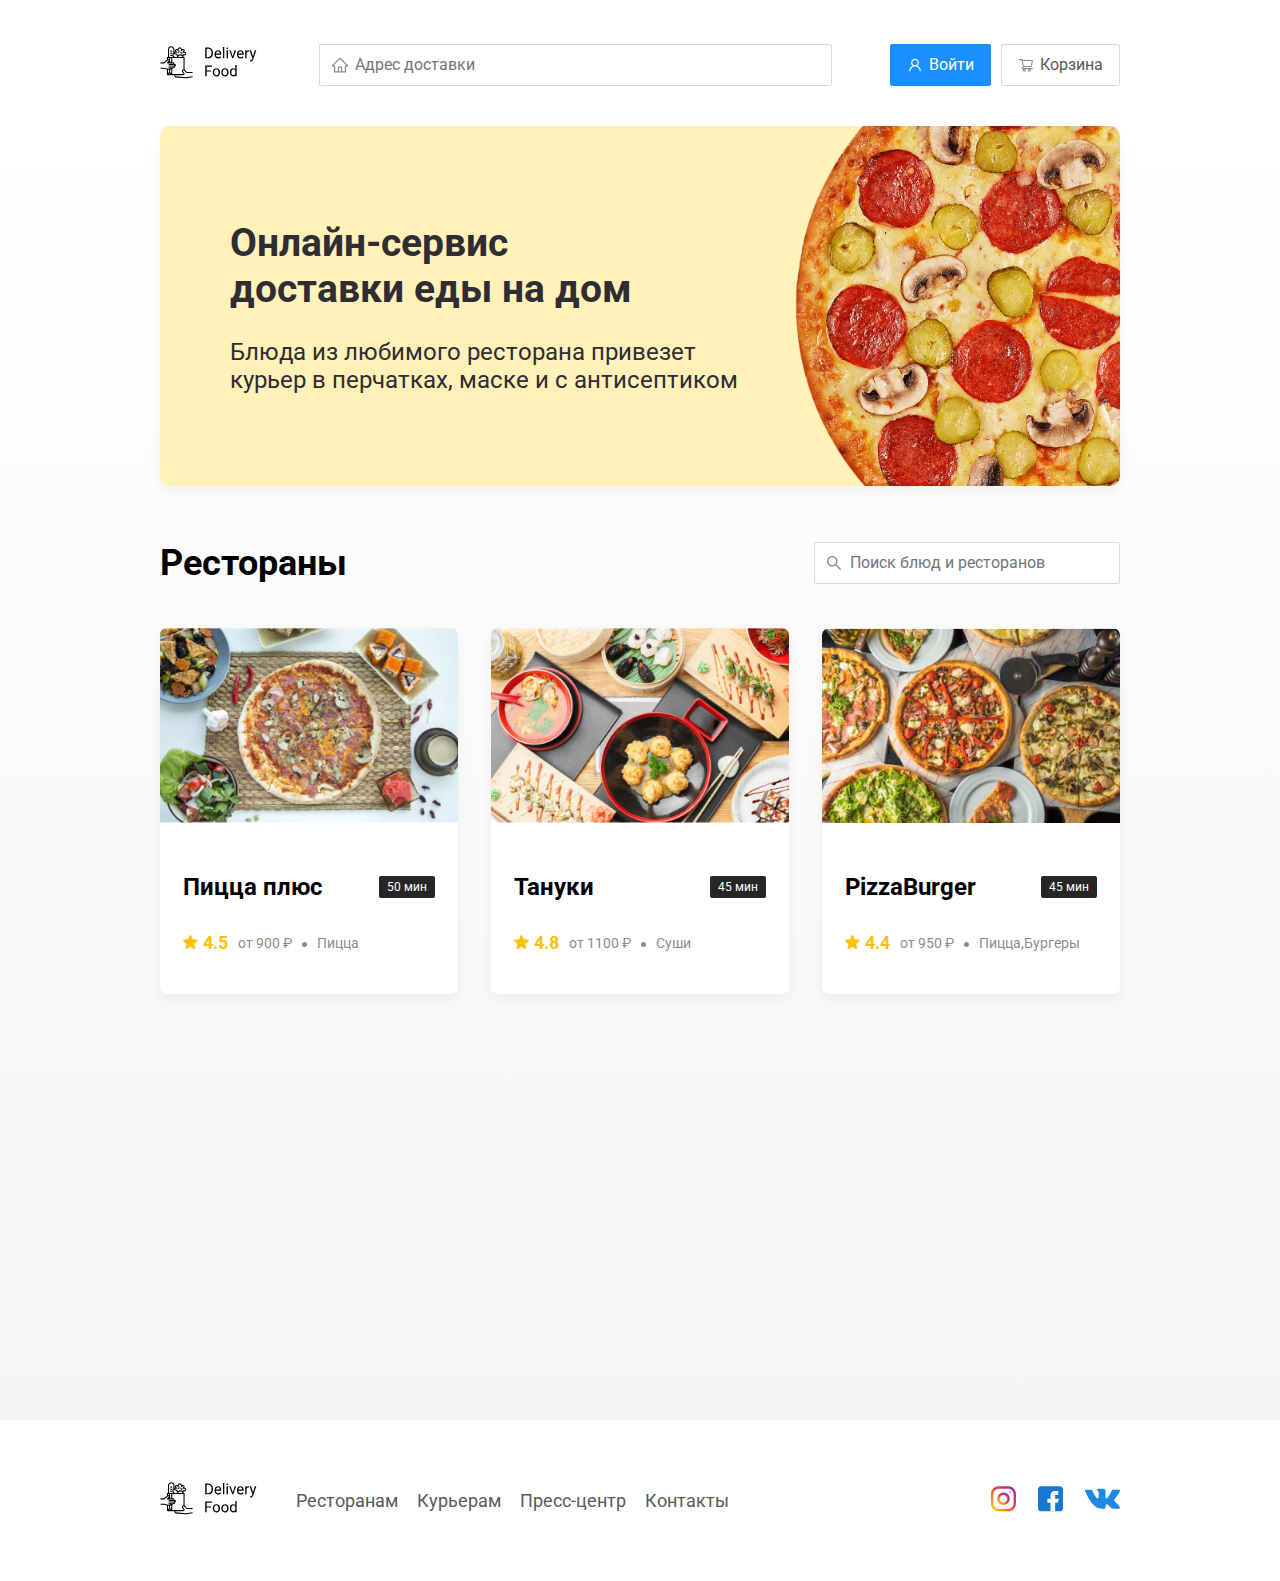
<file: index.html>
<!DOCTYPE html>
<html lang="ru">

<head>
    <link href="https://fonts.googleapis.com/css?family=Roboto:400,700&display=swap&subset=cyrillic" rel="stylesheet">
    <link rel="stylesheet" href="css/animate.css">
    <link rel="stylesheet" href="css/normalize.css">
    <link rel="stylesheet" href="css/style.css">
    <meta charset="UTF-8">
    <meta name="viewport" content="width=device-width, initial-scale=1.0">
    <title>Delivery Food - доставка еды на дом</title>
</head>

<body>
    <div class="container">
        <!-- Шапка сайта -->
        <header class="header">
            <a href="index.html" class="logo">
                <img src="img/logo.svg" alt="Logo" >
            </a>
            <input type="text" class="input input-address" placeholder="Адрес доставки">
            <div class="buttons">
                <button class="button button-primary">
                    <img src="img/user.svg" alt="User" class="button-icon">
                    <span class="button-text">Войти</span>
                </button>
                <button class="button" id="card-button">
                    <img src="img/cart.svg" alt="Cart" class="button-icon">
                    <span class="button-text">Корзина</span>
                </button>
            </div>
        </header>
        <!-- Конец шапки сайта -->     
    </div>

    <main class="main">
        <div class="container">
          <!-- Промо сайта -->
        <section class="promo">
            <h1 class="promo-title">Онлайн-сервис<br>доставки еды на дом</h1>
            <p class="promo-text">Блюда из любимого ресторана привезет курьер в перчатках, маске и с антисептиком</p>
        </section>
        <!--Конец Промо сайта -->
        <!-- Рестораны -->
        <section class="restaurants">
            <div class="section-heading">
                <h2 class="section-title">Рестораны</h2>
                <input type="text" class="input input-search" placeholder="Поиск блюд и ресторанов">
            </div>
            <div class="cards">
                <a href="restaurant.html" class="card wow zoomIn" data-wow-delay="0.2s">
                    <img src="img/image.jpg" alt="Card" class="card-image">
                    <div class="card-text">
                        <div class="card-hearding">
                            <h3 class="card-title">Пицца плюс
                            </h3>
                            <span class="card-tag tag">50 мин</span>
                        </div>
                        <!-- /.card-hearding -->
                        <div class="card-info">
                            <div class="rating">
                                <img src="img/rating.svg" alt="rating" class="rating-star">4.5</div>
                            <div class="price">от 900 ₽</div>
                            <div class="category">Пицца</div>
                        </div>
                        <!-- /.card-info -->
                    </div>
                    <!-- /.card-text -->
                </a>
                <!-- /.card -->
                <a href="restaurant.html" class="card wow zoomIn" data-wow-delay="0.4s">
                    <img src="img/Tanuki.jpg" alt="Card" class="card-image">
                    <div class="card-text">
                        <div class="card-hearding">
                            <h3 class="card-title">Тануки
                            </h3>
                            <span class="card-tag tag">45 мин</span>
                        </div>
                        <!-- /.card-hearding -->
                        <div class="card-info">
                            <div class="rating"><img src="img/rating.svg" alt="rating" class="rating-star">4.8</div>
                            <div class="price">от 1100 ₽</div>
                            <div class="category">Суши</div>
                        </div>
                        <!-- /.card-info -->
                    </div>
                    <!-- /.card-text -->
                </a>
                <!-- /.card -->
                <a href="restaurant.html" class="card wow zoomIn" data-wow-delay="0.6s">
                    <img src="img/PizzaBurger.png" alt="Card" class="card-image">
                    <div class="card-text">
                        <div class="card-hearding">
                            <h3 class="card-title">PizzaBurger
                            </h3>
                            <span class="card-tag tag">45 мин</span>
                        </div>
                        <!-- /.card-hearding -->
                        <div class="card-info">
                            <div class="rating"><img src="img/rating.svg" alt="rating" class="rating-star">4.4</div>
                            <div class="price">от 950 ₽</div>
                            <div class="category">Пицца,Бургеры</div>
                        </div>
                        <!-- /.card-info -->
                    </div>
                    <!-- /.card-text -->
                </a>
                <!-- /.card -->
                <a href="restaurant.html" class="card wow zoomIn" data-wow-delay="0.2s">
                    <img src="img/Foodband.jpg" alt="Card" class="card-image">
                    <div class="card-text">
                        <div class="card-hearding">
                            <h3 class="card-title">Foodband
                            </h3>
                            <span class="card-tag tag">50 мин</span>
                        </div>
                        <!-- /.card-hearding -->
                        <div class="card-info">
                            <div class="rating"><img src="img/rating.svg" alt="rating" class="rating-star">4.7</div>
                            <div class="price">от 1000 ₽</div>
                            <div class="category">Пицца</div>
                        </div>
                        <!-- /.card-info -->
                    </div>
                    <!-- /.card-text -->
                </a>
                <!-- /.card -->
                <a href="restaurant.html" class="card wow zoomIn" data-wow-delay="0.4s">
                    <img src="img/Tochka.jpg" alt="Card" class="card-image">
                    <div class="card-text">
                        <div class="card-hearding">
                            <h3 class="card-title">Точка еды
                            </h3>
                            <span class="card-tag tag">60 мин</span>
                        </div>
                        <!-- /.card-hearding -->
                        <div class="card-info">
                            <div class="rating"><img src="img/rating.svg" alt="rating" class="rating-star">4.3</div>
                            <div class="price">от 900₽</div>
                            <div class="category">Пицца,Суши</div>
                        </div>
                        <!-- /.card-info -->
                    </div>
                    <!-- /.card-text -->
                </a>
                <!-- /.card -->
                <a href="restaurant.html" class="card wow zoomIn" data-wow-delay="0.6s">
                    <img src="img/Zhadina.jpg" alt="Card" class="card-image">
                    <div class="card-text">
                        <div class="card-hearding">
                            <h3 class="card-title">Три самурая
                            </h3>
                            <span class="card-tag tag">50 мин</span>
                        </div>
                        <!-- /.card-hearding -->
                        <div class="card-info">
                            <div class="rating"><img src="img/rating.svg" alt="rating" class="rating-star">4.9</div>
                            <div class="price">от 1200₽</div>
                            <div class="category">Суши</div>
                        </div>
                        <!-- /.card-info -->
                    </div>
                    <!-- /.card-text -->
                </a>
                <!-- /.card -->
            </div>
            <!-- /.cards -->
        </section>
        <!--Конец Рестораны -->   
        </div>
    </main>

    <footer class="footer">
        <div class="container">
            <div class="footer-block">
                 <a href="index.html" class="footer-logo">
                <img src="img/logo.svg" alt="Logo" >
                 </a>
                <nav class="footer-nav">
                        <a href="#" class="footer-link">Ресторанам</a>
                       <a href="#" class="footer-link">Курьерам</a>  
                       <a href="#" class="footer-link">Пресс-центр</a>
                       <a href="#" class="footer-link">Контакты</a>
                </nav>
                <div class="social-links">
                    <a href="#" class="social-link">
                        <img src="img/Instagram.svg" alt="Instagram">
                    </a>
                    <a href="#" class="social-link">
                        <img src="img/FB.svg" alt="Facebook">
                    </a>
                    <a href="#" class="social-link">
                        <img src="img/VK.svg" alt="VK">
                    </a>
                </div>
            </div>
        </div>
    </footer>
    <div class="modal">
    <div class="modal-dialog">
        <div class="modal-header">
            <div class="modal-title">Корзина</div>
            <button class="close">&times;</button>
        </div>

        <div class="modal-body">
            <div class="food-row">
                <span class="food-name">Ролл угорь стандарт</span>
                <strong class="food-price">250 ₽</strong>
                <div class="food-counter">
                    <button class="counter-button">-</button>
                    <span class="counter">1</span>
                     <button class="counter-button">+</button>
                </div>
                <!-- /.food-counter -->
            </div>
            <!-- /.foods-row -->
            <div class="food-row">
                <span class="food-name">Ролл угорь стандарт</span>
                <strong class="food-price">250 ₽</strong>
                <div class="food-counter">
                    <button class="counter-button">-</button>
                    <span class="counter">1</span>
                     <button class="counter-button">+</button>
                </div>
                <!-- /.food-counter -->
            </div>
            <!-- /.foods-row -->
            <div class="food-row">
                <span class="food-name">Ролл угорь стандарт</span>
                <strong class="food-price">250 ₽</strong>
                <div class="food-counter">
                    <button class="counter-button">-</button>
                    <span class="counter">1</span>
                     <button class="counter-button">+</button>
                </div>
                <!-- /.food-counter -->
            </div>
            <!-- /.foods-row -->
            <div class="food-row">
                <span class="food-name">Ролл угорь стандарт</span>
                <strong class="food-price">250 ₽</strong>
                <div class="food-counter">
                    <button class="counter-button">-</button>
                    <span class="counter">1</span>
                     <button class="counter-button">+</button>
                </div>
                <!-- /.food-counter -->
            </div>
            <!-- /.foods-row -->
            <div class="food-row">
                <span class="food-name">Ролл угорь стандарт</span>
                <strong class="food-price">250 ₽</strong>
                <div class="food-counter">
                    <button class="counter-button">-</button>
                    <span class="counter">1</span>
                     <button class="counter-button">+</button>
                </div>
                <!-- /.food-counter -->
            </div>
            <!-- /.foods-row -->
        </div>
        <div class="modal-footer">
            <span class="price-tag">1250 ₽</span>
            <div class="footer-buttons">
                <button class="button button-primary">Оформить заказ</button>
                <button class="button">Отмена</button>
            </div>
        </div>
        <!-- /.modal-footer -->
        
    </div>
</div>
    <script src="js/wow.min.js"></script>
     <script src="js/main.js"></script>

</body>

</html>
</file>
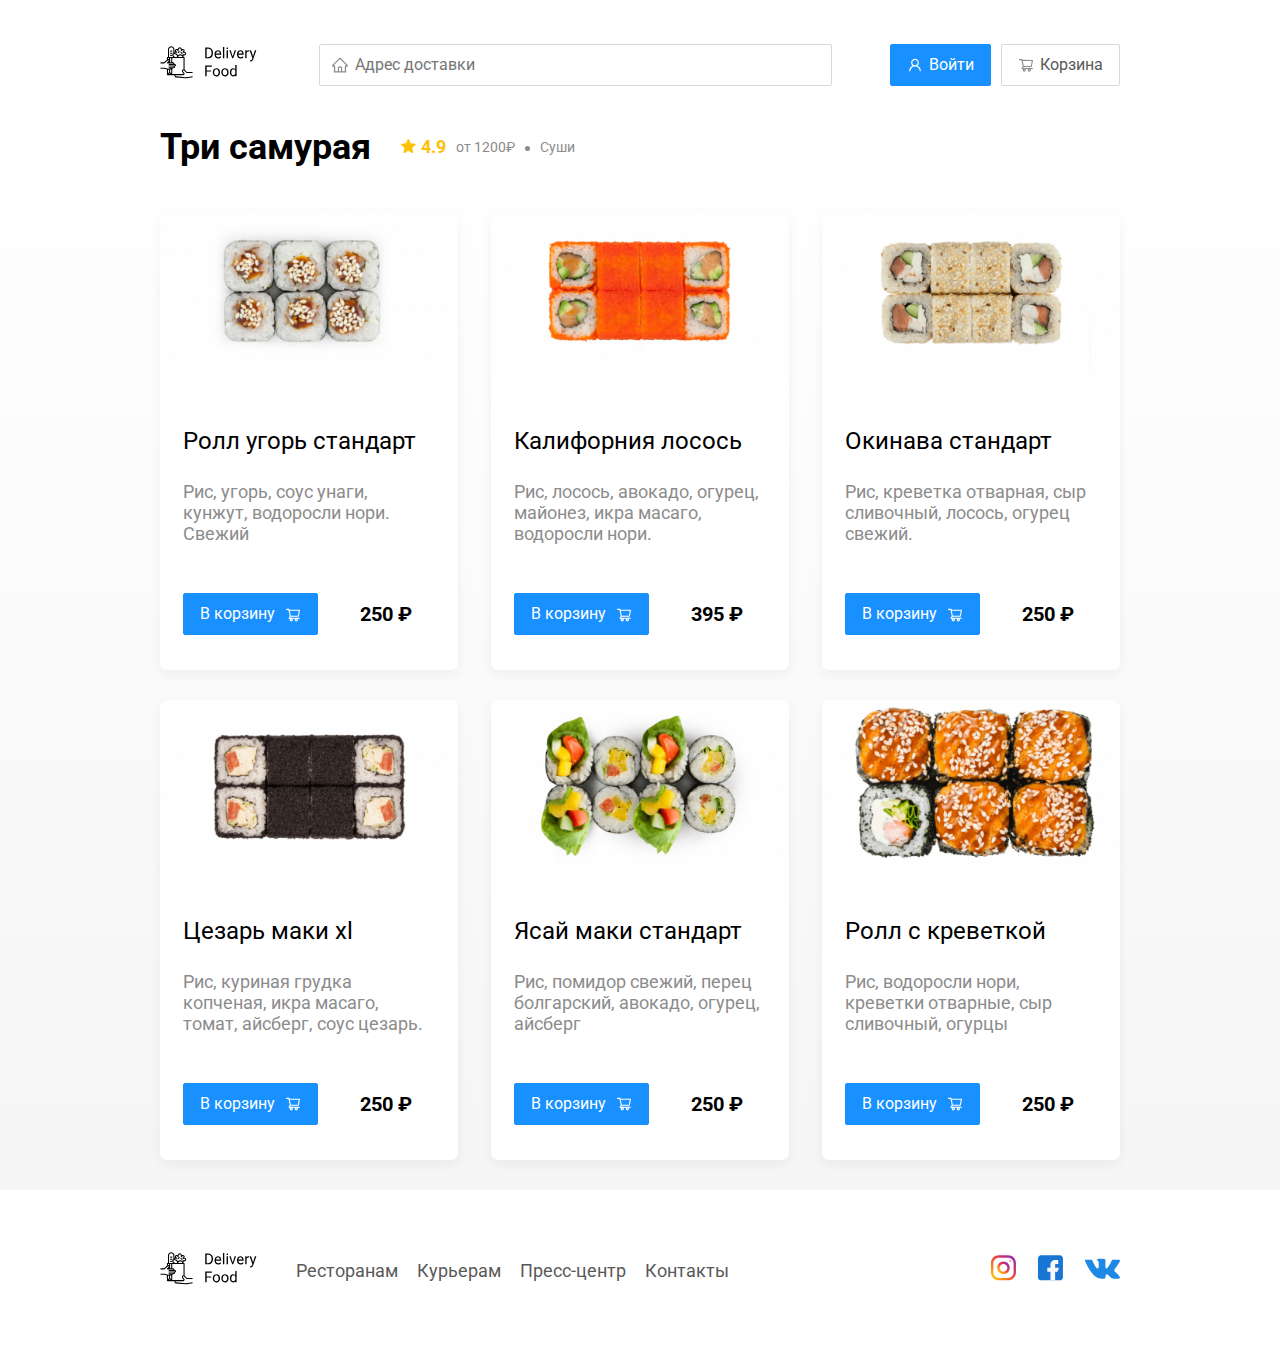
<file: restaurant.html>
<!DOCTYPE html>
<html lang="ru">

<head>
    <link href="https://fonts.googleapis.com/css?family=Roboto:400,700&display=swap&subset=cyrillic" rel="stylesheet">
    <link rel="stylesheet" href="css/animate.css">
    <link rel="stylesheet" href="css/normalize.css">
    <link rel="stylesheet" href="css/style.css">
    <meta charset="UTF-8">
    <meta name="viewport" content="width=device-width, initial-scale=1.0">
    <title>Три самурая - доставка еды на дом</title>
</head>

<body>
    <div class="container">
        <!-- Шапка сайта -->
        <header class="header">
            <a href="index.html" class="logo">
                <img src="img/logo.svg" alt="Logo" >
            </a>
            <input type="text" class="input input-address" placeholder="Адрес доставки">
            <div class="buttons">
                <button class="button button-primary">
                    <img src="img/user.svg" alt="User" class="button-icon">
                    <span class="button-text">Войти</span>
                </button>
                <button class="button" id="card-button">
                    <img src="img/cart.svg" alt="Cart" class="button-icon">
                    <span class="button-text">Корзина</span>
                </button>
            </div>
        </header>
        <!-- Конец шапки сайта -->     
    </div>

    <main class="main">
        <div class="container">
        <!-- Рестораны -->
        <section class="restaurants">
            <div class="section-heading">
                <h2 class="section-title">Три самурая</h2>
                <div class="card-info">
                            <div class="rating"><img src="img/rating.svg" alt="rating" class="rating-star">4.9</div>
                            <div class="price">от 1200₽</div>
                            <div class="category">Суши</div>
                </div>
            </div>
            <div class="cards">
                <div class="card wow zoomIn" data-wow-delay="0.2s">
                    <img src="img/Sushi-Ygor.png" alt="Card" class="card-image">
                    <div class="card-text">
                        <div class="card-hearding">
                            <h3 class="card-title card-title-reg">Ролл угорь стандарт
                            </h3>
                        </div>
                        <!-- /.card-hearding -->
                        <div class="card-info">
                            <div class="ingredients">Рис, угорь, соус унаги, кунжут, водоросли нори. Свежий</div>
                            <div class="card-buttons">
                                <button class="button button-primary">
                                   <span class="button-card-text">В корзину</span>
                                   <img src="img/shopping-cart.svg" alt="" class="button-card-image"> 
                                </button>
                                <strong class="card-price-bold">250 ₽</strong>
                            </div>
                        </div>
                        <!-- /.card-info -->
                    </div>
                    <!-- /.card-text -->
                </div>
                <!-- /.card -->
                <div class="card wow zoomIn" data-wow-delay="0.4s">
                    <img src="img/Sushi-Kalifornia.png" alt="Card" class="card-image">
                    <div class="card-text">
                        <div class="card-hearding">
                            <h3 class="card-title card-title-reg">Калифорния лосось
                            </h3>
                        </div>
                        <!-- /.card-hearding -->
                        <div class="card-info">
                            <div class="ingredients">Рис, лосось, авокадо, огурец, майонез, икра масаго, водоросли нори.</div>
                            <div class="card-buttons">
                                <button class="button button-primary">
                                   <span class="button-card-text">В корзину</span>
                                   <img src="img/shopping-cart.svg" alt="" class="button-card-image"> 
                                </button>
                                <strong class="card-price-bold">395 ₽</strong>
                            </div>
                        </div>
                        <!-- /.card-info -->
                    </div>
                    <!-- /.card-text -->
                </div>
                <!-- /.card -->
                <div class="card wow zoomIn" data-wow-delay="0.6s">
                    <img src="img/Sushi-Okinava.png" alt="Card" class="card-image">
                   <div class="card-text">
                        <div class="card-hearding">
                            <h3 class="card-title card-title-reg">Окинава стандарт
                            </h3>
                        </div>
                        <!-- /.card-hearding -->
                        <div class="card-info">
                            <div class="ingredients"> Рис, креветка отварная, сыр сливочный, лосось, огурец свежий.</div>
                            <div class="card-buttons">
                                <button class="button button-primary">
                                   <span class="button-card-text">В корзину</span>
                                   <img src="img/shopping-cart.svg" alt="" class="button-card-image"> 
                                </button>
                                <strong class="card-price-bold">250 ₽</strong>
                            </div>
                        </div>
                        <!-- /.card-info -->
                    </div>
                    <!-- /.card-text -->
                </div>
                <!-- /.card -->
                <div class="card wow zoomIn" data-wow-delay="0.2s">
                    <img src="img/Sushi-Cezar.png" alt="Card" class="card-image">
                    <div class="card-text">
                        <div class="card-hearding">
                            <h3 class="card-title card-title-reg">Цезарь маки хl
                            </h3>
                        </div>
                        <!-- /.card-hearding -->
                        <div class="card-info">
                            <div class="ingredients">Рис, куриная грудка копченая, икра масаго, томат, айсберг, соус цезарь.</div>
                            <div class="card-buttons">
                                <button class="button button-primary">
                                   <span class="button-card-text">В корзину</span>
                                   <img src="img/shopping-cart.svg" alt="" class="button-card-image"> 
                                </button>
                                <strong class="card-price-bold">250 ₽</strong>
                            </div>
                        </div>
                        <!-- /.card-info -->
                    </div>
                    <!-- /.card-text -->
                </div>
                <!-- /.card -->
                <div class="card wow zoomIn" data-wow-delay="0.4s">
                    <img src="img/Sushi-Jasai.png" alt="Card" class="card-image">
                    <div class="card-text">
                        <div class="card-hearding">
                            <h3 class="card-title card-title-reg">Ясай маки стандарт
                            </h3>
                        </div>
                        <!-- /.card-hearding -->
                        <div class="card-info">
                            <div class="ingredients">Рис, помидор свежий, перец болгарский, авокадо, огурец, айсберг</div>
                            <div class="card-buttons">
                                <button class="button button-primary">
                                   <span class="button-card-text">В корзину</span>
                                   <img src="img/shopping-cart.svg" alt="" class="button-card-image"> 
                                </button>
                                <strong class="card-price-bold">250 ₽</strong>
                            </div>
                        </div>
                        <!-- /.card-info -->
                    </div>
                    <!-- /.card-text -->
                </div>
                <!-- /.card -->
                <div class="card wow zoomIn" data-wow-delay="0.6s">
                    <img src="img/Sushi-Krevetki.png" alt="Card" class="card-image">
                    <div class="card-text">
                        <div class="card-hearding">
                            <h3 class="card-title card-title-reg">Ролл с креветкой
                            </h3>
                        </div>
                        <!-- /.card-hearding -->
                        <div class="card-info">
                            <div class="ingredients">Рис, водоросли нори, креветки отварные, сыр сливочный, огурцы</div>
                            <div class="card-buttons">
                                <button class="button button-primary">
                                   <span class="button-card-text">В корзину</span>
                                   <img src="img/shopping-cart.svg" alt="" class="button-card-image"> 
                                </button>
                                <strong class="card-price-bold">250 ₽</strong>
                            </div>
                        </div>
                        <!-- /.card-info -->
                    </div>
                    <!-- /.card-text -->
                </div>
                <!-- /.card -->
            </div>
            <!-- /.cards -->
        </section>
        <!--Конец Рестораны -->   
        </div>
    </main>

    <footer class="footer">
        <div class="container">
            <div class="footer-block">     
            <a href="index.html" class="footer-logo">
                <img src="img/logo.svg" alt="Logo" >
            </a>
                <nav class="footer-nav">
                        <a href="#" class="footer-link">Ресторанам</a>
                       <a href="#" class="footer-link">Курьерам</a>  
                       <a href="#" class="footer-link">Пресс-центр</a>
                       <a href="#" class="footer-link">Контакты</a>
                </nav>
                <div class="social-links">
                    <a href="#" class="social-link">
                        <img src="img/Instagram.svg" alt="Instagram">
                    </a>
                    <a href="#" class="social-link">
                        <img src="img/FB.svg" alt="Facebook">
                    </a>
                    <a href="#" class="social-link">
                        <img src="img/VK.svg" alt="VK">
                    </a>
                </div>
            </div>
        </div>
    </footer>


<div class="modal">
    <div class="modal-dialog">
        <div class="modal-header">
            <div class="modal-title">Корзина</div>
            <button class="close">&times;</button>
        </div>

        <div class="modal-body">
            <div class="food-row">
                <span class="food-name">Ролл угорь стандарт</span>
                <strong class="food-price">250 ₽</strong>
                <div class="food-counter">
                    <button class="counter-button">-</button>
                    <span class="counter">1</span>
                     <button class="counter-button">+</button>
                </div>
                <!-- /.food-counter -->
            </div>
            <!-- /.foods-row -->
            <div class="food-row">
                <span class="food-name">Ролл угорь стандарт</span>
                <strong class="food-price">250 ₽</strong>
                <div class="food-counter">
                    <button class="counter-button">-</button>
                    <span class="counter">1</span>
                     <button class="counter-button">+</button>
                </div>
                <!-- /.food-counter -->
            </div>
            <!-- /.foods-row -->
            <div class="food-row">
                <span class="food-name">Ролл угорь стандарт</span>
                <strong class="food-price">250 ₽</strong>
                <div class="food-counter">
                    <button class="counter-button">-</button>
                    <span class="counter">1</span>
                     <button class="counter-button">+</button>
                </div>
                <!-- /.food-counter -->
            </div>
            <!-- /.foods-row -->
            <div class="food-row">
                <span class="food-name">Ролл угорь стандарт</span>
                <strong class="food-price">250 ₽</strong>
                <div class="food-counter">
                    <button class="counter-button">-</button>
                    <span class="counter">1</span>
                     <button class="counter-button">+</button>
                </div>
                <!-- /.food-counter -->
            </div>
            <!-- /.foods-row -->
            <div class="food-row">
                <span class="food-name">Ролл угорь стандарт</span>
                <strong class="food-price">250 ₽</strong>
                <div class="food-counter">
                    <button class="counter-button">-</button>
                    <span class="counter">1</span>
                     <button class="counter-button">+</button>
                </div>
                <!-- /.food-counter -->
            </div>
            <!-- /.foods-row -->
        </div>
        <div class="modal-footer">
            <span class="price-tag">1250 ₽</span>
            <div class="footer-buttons">
                <button class="button button-primary">Оформить заказ</button>
                <button class="button">Отмена</button>
            </div>
        </div>
        <!-- /.modal-footer -->
        
    </div>
</div>
    <script src="js/wow.min.js"></script>
    <script src="js/main.js"></script>
</body>
</html>
</file>
<file: css/style.css>
body {
    font-family: 'Roboto', sans-serif;
    padding-top: 44px;
}

* {
    box-sizing: border-box;
}

a{
    color: #000;
}

.container {
    max-width: 1200px;
    margin: auto;
}

.main{
    background: linear-gradient(180deg, rgba(245, 245, 245, 0) 1.04%, #F5F5F5 100%);
}

.header {
    display: flex;
    align-items: center;
    justify-content: space-between;
    margin-bottom: 40px;
}

.input {
    background: #FFFFFF;
    border: 1px solid #D9D9D9;
    border-radius: 2px;
    font-size: 16px;
    line-height: 24px;
    padding: 8px;
    padding-left: 35px;
    background-repeat: no-repeat;
    background-position: left 11px center;
}

.input-address {
    flex: 0.8;
    background-image: url(../img/home.svg);
}

.input-search {
    width: 306px;
    background-image: url(../img/loupe.svg);
    margin-left: auto;
}

.buttons {
    display: flex;
    align-items: center;
}

.button {
    display: flex;
    align-items: center;
    padding: 8px 16px;
    background: #FFFFFF;
    border: 1px solid #D9D9D9;
    box-shadow: 0px 0px 2px rgba(0, 0, 0, 0.0015);
    border-radius: 2px;
    font-size: 16px;
    line-height: 24px;
    color: #595959;
}

.button-primary {
    background: #1890FF;
    border: 1px solid #1890FF;
    color: #FFF;
    margin-right: 10px;
}

.button-card-text{
    margin-right: 10px;
}

.button-icon {
    margin-right: 6px;
}

.promo {
    box-shadow: 0px 7px 12px rgba(158, 158, 163, 0.1);
    background: #FFF1B8 url(../img/promo-image.png) no-repeat top -200px right -160px /730px;
    border-radius: 10px;
    padding: 68px 70px;
    margin-bottom: 56px;
}

.promo-title {
    font-family: Roboto;
    font-style: normal;
    font-weight: bold;
    font-size: 39px;
    line-height: 46px;
    color: #302C34;
}

.promo-text {
    font-family: Roboto;
    font-style: normal;
    font-weight: normal;
    font-size: 24px;
    line-height: 28px;
    color: #302C34;
    max-width: 540px;
}

.section-heading {
    display: flex;
    align-items: center;
    margin-bottom: 44px;
}

.section-title {
    font-family: Roboto;
    font-style: normal;
    font-weight: bold;
    font-size: 36px;
    line-height: 42px;
    margin: 0;
    margin-right: 30px;
}
.cards {
    display: flex;
    align-items: flex-start;
    flex-wrap: wrap;
    justify-content: space-between;
}

.card {
    background: #FFFFFF;
    box-shadow: 0px 4px 12px rgba(0, 0, 0, 0.05);
    border-radius: 7px;
    overflow: hidden;
    margin-bottom: 30px;
    flex-basis: 31%;
    text-decoration: none;
}

.card-image {
    width: 100%;
    object-fit: cover;
}

.card-title {
    font-style: normal;
    font-weight: bold;
    font-size: 24px;
    line-height: 32px;
}

.card-title-reg{
    font-weight: 400;
    font-size: 24px;
line-height: 32px;
}

.card-text {
    padding: 20px 23px 35px 23px;
}

.card-hearding {
    display: flex;
    align-items: center;
    justify-content: space-between;
    margin: ;
}

.card-tag {
    font-style: normal;
    font-weight: normal;
    background: #262626;
    border-radius: 2px;
    color: #fff;
    padding: 1px 8px;
    font-size: 12px;
    line-height: 20px;
}

.card-info {
    display: flex;
    align-items: center;
    flex-wrap: wrap;
    /* margin-bottom: 24px; */
}

.card-buttons{
    display: flex;
    align-items: center;
    margin-top: 24px;
}

.card-price-bold{
    font-style: normal;
    font-weight: bold;
    font-size: 20px;
    line-height: 32px;
    color: #000;
    margin-left: 32px;
}

.rating {
    margin-right: 26px;
    font-style: normal;
    font-weight: bold;
    font-size: 18px;
    line-height: 32px;
    color: #FFC107;
}

.price,
.category {
    color: #8C8C8C;
    font-style: normal;
    font-weight: normal;
    font-size: 18px;
    line-height: 32px;
}

.category{
    max-width: 150px;
    text-overflow: ellipsis;
    overflow: hidden;
    white-space: nowrap;
}

.ingredients{
    font-style: normal;
    font-weight: normal;
    font-size: 18px;
    line-height: 21px;
    color: #8C8C8C;
    margin-bottom: 25px;
}

.price {
    margin-right: 10px;
}

.price:after {
    content: " ";
    width: 5px;
    height: 5px;
    display: inline-block;
    background-color: #8C8C8C;
    vertical-align: middle;
    border-radius: 50%;
    margin-left: 10px;
}

.rating-star {
    margin-right: 5px;
}

.footer{
    padding: 60px 0;
}

.footer-block{
    display: flex;
    align-items: center;
    justify-content: space-between;
}

.footer-nav{
    margin-left: 35px;
    margin-right: auto;
}

.footer-link{
    display: inline-block;
    text-decoration: none;
    color: #595959;
    font-style: normal;
    font-weight: normal;
    font-size: 18px;
    line-height: 21px;
}
.footer-link:not(:last-child){
    margin-right: 15px;
}

.social-links{
    display: flex;
    align-items: center;
}

.social-link:not(:last-child){
    margin-right: 21px;
}

.modal{
    position: fixed;
    top: 0;
    left: 0;
    width: 100%;
    height: 100%;
    background: rgba(0, 0, 0, 0.4);
    display:none;
}

.is-open{
    display: flex;
}

.modal-body{
    margin-bottom: 53px;
}

.modal-dialog{
    max-width: 780px;
    width: 95%;
    background: #FFFFFF;
    border-radius: 5px;
    margin: auto;
    padding: 40px 45px;
}

.modal-header{
    display: flex;
    justify-content: space-between;
    align-items: center;
    margin-bottom: 45px;
}

.modal-title{
    margin: 0;
    font-style: normal;
font-weight: bold;
font-size: 36px;
line-height: 42px;
color: #000000;
}

.close{
    font-size: 36px;
    border: none;
    background-color: transparent;
}

.food-row{
    display: flex;
    justify-content: space-between;
    align-items: flex-start;
    padding-bottom: 8px;
    border-bottom: 1px #D9D9D9 solid ;
    margin-bottom: 15px;
}

.food-name{
    font-style: normal;
    font-weight: normal;
    font-size: 18px;
    line-height: 32px;
    color: #000000;
}

.food-price{
    margin-left: auto;
    margin-right: 47px;
    font-style: normal;
    font-weight: bold;
    font-size: 20px;
    line-height: 32px;
    color: #000000;
}

.food-counter{
    display: flex;
    justify-content: space-between;
    align-items: center;
}

.counter{
    margin: 0 10px;
    font-style: normal;
font-weight: normal;
font-size: 16px;
line-height: 24px;
color: #000000;
}

.counter-button{
    width: 39px;
    height: 32px;
    background: #FFFFFF;
    border: 1px solid #40A9FF;
    box-sizing: border-box;
    border-radius: 2px;
    font-size: 14px;
    line-height: 22px;
    color: #40A9FF;
}

.price-tag{
    background: #262626;
    font-style: normal;
    font-weight: bold;
    font-size: 20px;
    line-height: 23px;
    color: #FAFAFA;
    border-radius: 5px;
    padding: 15px 20px;
}

.modal-footer{
    display: flex;
    justify-content: space-between;
    align-items: center;
}

.footer-buttons{
    display: flex;
    align-items: center;
}

@media (max-width: 1366px){
    .container{
        max-width: 960px;
    }
    .promo{
        background-size: 600px;
        background-position: center right -250px;
    }

    .rating{
        margin-right: 10px;
    }

    .price,
    .category {
        font-size: 14px;
    }
}

@media (max-width: 992px){
    .container{
        max-width: 750px;
    }

    .promo{
        padding: 50px;
        background-size: 500px;
    }

    .promo-text{
        max-width: 450px;
        font-size: 20px;
    }

    .card{
        flex-basis: 49%;
    }

    .footer-link{
        font-size: 16px;
    }
}

@media (max-width: 768px){
  .container{
    max-width: 560px;
  }
    .rating{
        flex-basis: 100%;
    }

    .card-info{
        flex-wrap: wrap;
    }

    .card-title{
        font-size: 18px;
    }

    .section-title{
        font-size: 30px;
    }
    
    .promo{
        padding: 30px;
        background-size:360px ;
        background-position: center right -190px;
    }

    .promo-title{
        font-size: 24px;
        line-height: 1.4;
    }

    .promo-text{
        max-width: 340px;
        font-size: 16px;
        line-height: 1.4;
    }
}

@media (max-width: 578px){
    .container{
        max-width: 90%;
    }

    .header{
        flex-wrap: wrap;
    }

    .input-address{
        margin-top: 15px;
        order: 5;
        flex: 1;
    }

    .promo{
        background-image: none;
    }

    .promo-title{
        margin-bottom: 10px;
    }

    .section-title{
        font-size: 20px;
    }

    .section-heading{
        flex-wrap: wrap;
    }

    .card{
        flex-basis: 100%;
    }

    .card-image{
        width: 100%;
    }

    .footer{
        padding: 30px;
    }

    .footer-block{
        align-items: flex-start;
    }

    .footer-nav{
        margin-right: 0;
        margin-left: 0;
        order: 0;
        display: flex;
        flex-direction: column;
    }

    .footer-logo{
        margin-right: 15px;
        order: 1;
    }

    .social-links{
        order: 2;
    }
}

@media (max-width: 480px){
.footer-block{
    flex-wrap: wrap;
    flex-direction: column;
    align-items: center;
}

.footer-logo{
    order: 0;
    margin-bottom: 20px;
}

.footer-nav{
    margin-bottom: 20px;
    text-align: center;
}
.footer-link:not(:last-child){
    margin-right: 0;
}
    .promo{
        padding: 20px;
    }

    .button-text{
        display: none;
    }

    .button-icon{
        margin:0;
    }

    .button{
        min-height: 40px;
    }
}
</file>
